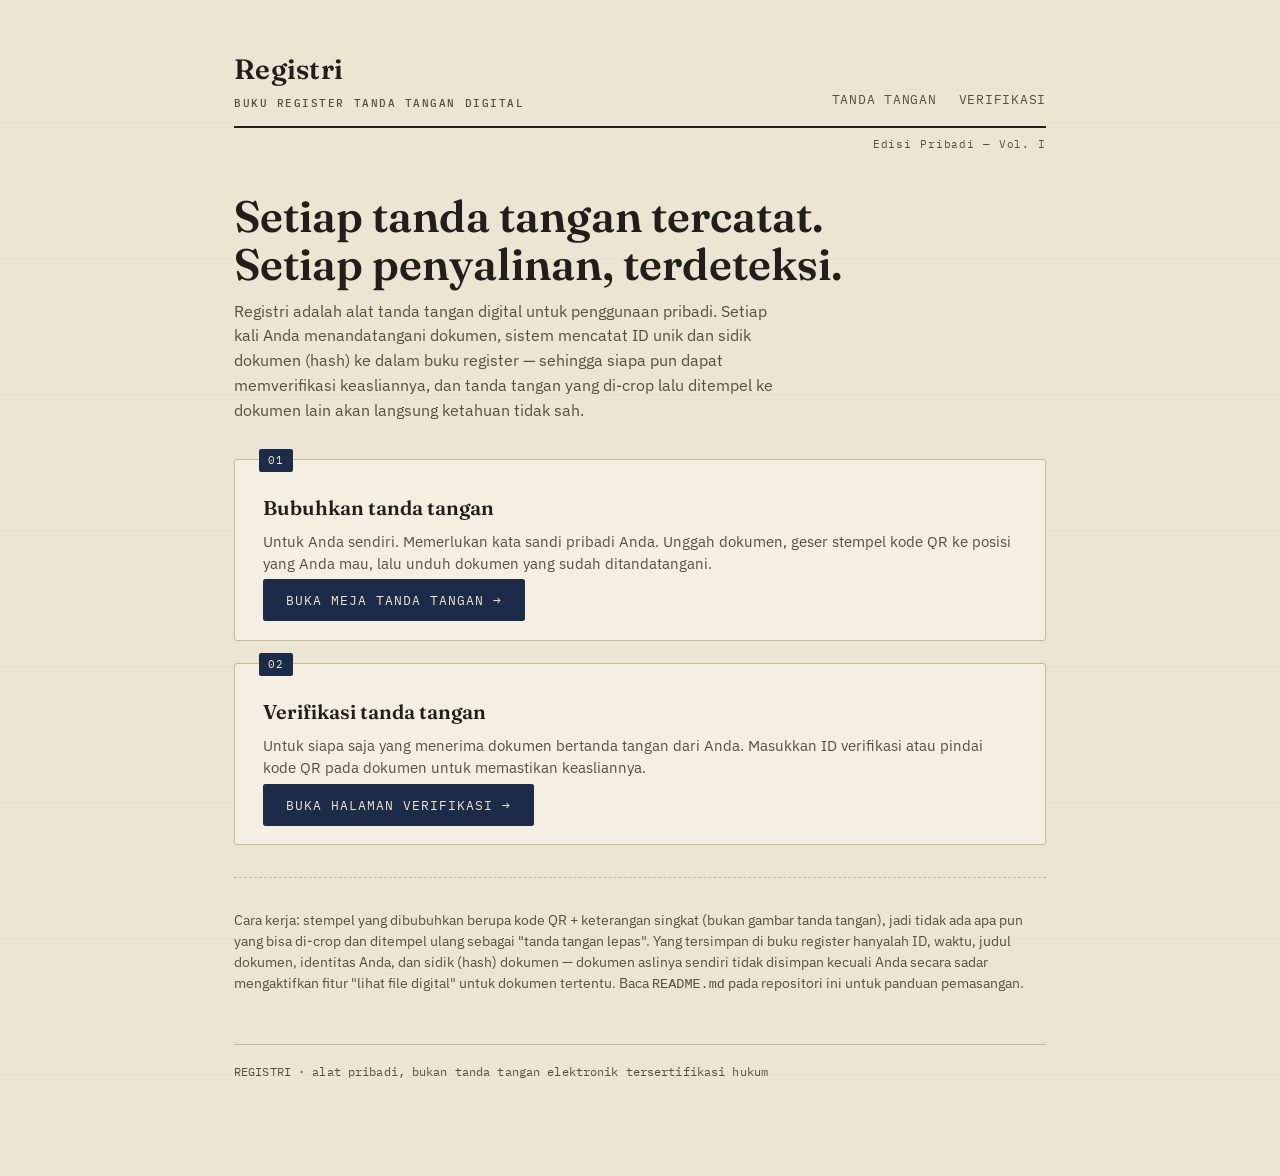
<file: index.html>
<!doctype html>
<html lang="id">
<head>
<meta charset="utf-8">
<meta name="viewport" content="width=device-width, initial-scale=1">
<title>Registri — Sistem Tanda Tangan Digital Pribadi</title>
<link rel="stylesheet" href="assets/style.css">
</head>
<body>
<div class="wrap">

  <header class="masthead">
    <div class="brand">Registri<small>buku register tanda tangan digital</small></div>
    <nav>
      <a href="sign.html">Tanda Tangan</a>
      <a href="verify.html">Verifikasi</a>
    </nav>
  </header>
  <div class="folio">Edisi Pribadi — Vol. I</div>

  <h1 class="title">Setiap tanda tangan tercatat.<br>Setiap penyalinan, terdeteksi.</h1>
  <p class="lede">
    Registri adalah alat tanda tangan digital untuk penggunaan pribadi. Setiap kali Anda
    menandatangani dokumen, sistem mencatat ID unik dan sidik dokumen (hash) ke dalam
    buku register — sehingga siapa pun dapat memverifikasi keasliannya, dan tanda tangan
    yang di-crop lalu ditempel ke dokumen lain akan langsung ketahuan tidak sah.
  </p>

  <div class="card" data-index="01">
    <h2>Bubuhkan tanda tangan</h2>
    <p>Untuk Anda sendiri. Memerlukan kata sandi pribadi Anda. Unggah dokumen, geser
      stempel kode QR ke posisi yang Anda mau, lalu unduh dokumen yang sudah ditandatangani.</p>
    <p style="margin-top:14px"><a class="btn" href="sign.html" style="text-decoration:none">Buka meja tanda tangan →</a></p>
  </div>

  <div class="card" data-index="02">
    <h2>Verifikasi tanda tangan</h2>
    <p>Untuk siapa saja yang menerima dokumen bertanda tangan dari Anda. Masukkan ID
      verifikasi atau pindai kode QR pada dokumen untuk memastikan keasliannya.</p>
    <p style="margin-top:14px"><a class="btn secondary" href="verify.html" style="text-decoration:none">Buka halaman verifikasi →</a></p>
  </div>

  <hr class="divider">

  <p style="font-size:13.5px;color:var(--ink-soft)">
    Cara kerja: stempel yang dibubuhkan berupa kode QR + keterangan singkat (bukan gambar
    tanda tangan), jadi tidak ada apa pun yang bisa di-crop dan ditempel ulang sebagai
    "tanda tangan lepas". Yang tersimpan di buku register hanyalah ID, waktu, judul
    dokumen, identitas Anda, dan sidik (hash) dokumen — dokumen aslinya sendiri tidak
    disimpan kecuali Anda secara sadar mengaktifkan fitur "lihat file digital" untuk
    dokumen tertentu. Baca <code>README.md</code> pada repositori ini untuk panduan
    pemasangan.
  </p>

  <div class="foot-note">REGISTRI · alat pribadi, bukan tanda tangan elektronik tersertifikasi hukum</div>
</div>
</body>
</html>
</file>
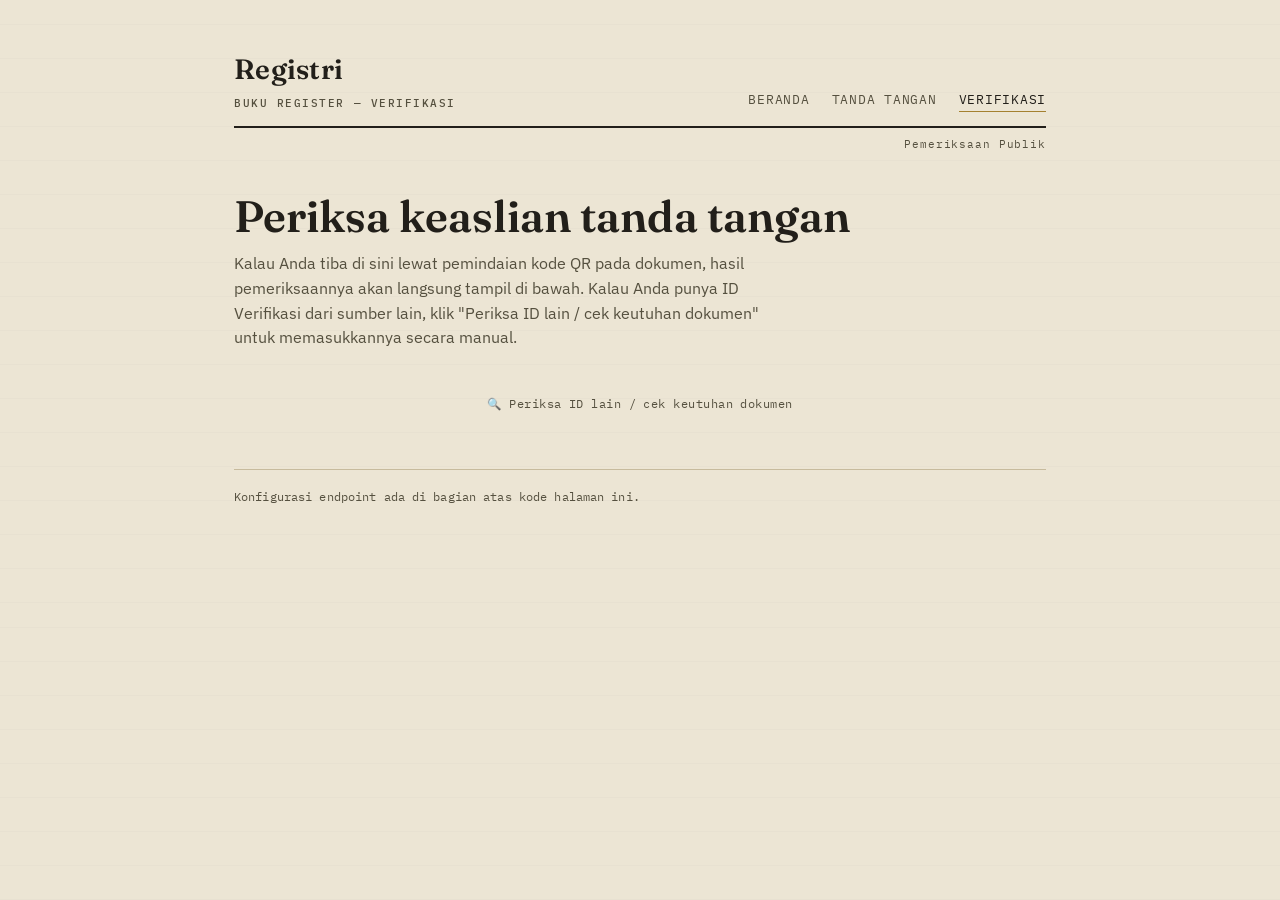
<file: verify.html>
<!doctype html>
<html lang="id">
<head>
<meta charset="utf-8">
<meta name="viewport" content="width=device-width, initial-scale=1">
<title>Verifikasi — Registri</title>
<link rel="stylesheet" href="assets/style.css">
</head>
<body>
<div class="wrap">

  <header class="masthead">
    <div class="brand">Registri<small>buku register — verifikasi</small></div>
    <nav id="mainNav">
      <a href="index.html">Beranda</a>
      <a href="sign.html">Tanda Tangan</a>
      <a href="verify.html" class="active">Verifikasi</a>
    </nav>
  </header>
  <div class="folio" id="folioLabel">Pemeriksaan Publik</div>

  <h1 class="title" id="pageTitle">Periksa keaslian tanda tangan</h1>
  <p class="lede" id="pageLede">
    Kalau Anda tiba di sini lewat pemindaian kode QR pada dokumen, hasil pemeriksaannya
    akan langsung tampil di bawah. Kalau Anda punya ID Verifikasi dari sumber lain,
    klik "Periksa ID lain / cek keutuhan dokumen" untuk memasukkannya secara manual.
  </p>

  <div id="resultZone"></div>

  <button id="manualToggle" class="text-toggle" style="display:none">🔍 Periksa ID lain / cek keutuhan dokumen</button>

  <div id="manualSection" style="display:none">
    <div class="card" data-index="?">
      <h2>ID Verifikasi</h2>
      <input type="text" id="idInput" placeholder="Contoh: 7f3a9c2e-1b4d-4e2a-9c11-...">
      <button id="checkBtn" style="margin-top:16px;width:100%">Periksa</button>
    </div>

    <div class="card" data-index="⎘">
      <h2>Cek keutuhan dokumen (opsional)</h2>
      <p style="margin-bottom:12px">
        Nilai hash sudah tertera otomatis di hasil pemeriksaan di atas — kalau Anda mau
        membandingkannya sendiri secara manual (mis. pakai tool <span class="mono">sha256sum</span>
        di komputer Anda), silakan. Atau, biar lebih mudah, unggah saja PDF-nya di sini dan
        biarkan peramban Anda menghitung dan membandingkan otomatis.
      </p>
      <input type="file" id="docFile" accept="application/pdf" style="display:none">
      <div class="dropzone" id="docDrop"><strong>Klik untuk memilih file PDF</strong><br>atau seret file ke sini</div>
      <div id="docCheckResult" style="margin-top:12px"></div>
    </div>

    <p style="font-size:13px;color:var(--ink-soft)">
      Perhatian: judul dokumen yang tertera hanyalah label teks — bisa saja seseorang membuat
      dokumen lain dengan judul serupa. Bukti keaslian yang sebenarnya adalah <strong>hasil
      cek keutuhan dokumen</strong> di atas: jika sidik dokumen yang Anda unggah cocok dengan
      yang tercatat, dokumen itu dipastikan belum diubah dan tanda tangannya memang untuk
      dokumen ini — bukan hasil crop-tempel dari dokumen lain. Kalau tidak cocok, anggap
      tanda tangan tersebut tidak sah, meskipun ID-nya sendiri valid.
    </p>
  </div>

  <div class="foot-note" id="footNote">Konfigurasi endpoint ada di bagian atas kode halaman ini.</div>
</div>

<script>
const CONFIG = { APPS_SCRIPT_URL: "https://script.google.com/macros/s/AKfycbzXy5OSQrhxofkyxf0VRTxfF2HbosEH7FcbRZIUEIerhMbyEbnjHDwKxNRTUl7JqS4/exec" };
const $ = (id) => document.getElementById(id);
let lastRecord = null; // hasil pengecekan ID terakhir, dipakai untuk cek keutuhan dokumen

const params = new URLSearchParams(location.search);
const cameFromQR = !!params.get('id');

// Selalu mulai dengan kartu ID/cek-keutuhan tersembunyi — tombol "🔍" di bawah
// kartu hasil yang membukanya, baik datang dari scan QR maupun kunjungan manual.
$('manualToggle').style.display = 'block';
$('manualToggle').addEventListener('click', () => {
  $('manualSection').style.display = 'block';
  $('manualToggle').style.display = 'none';
});

if (cameFromQR) {
  // Datang dari scan QR: sembunyikan menu navigasi & teks pembuka, supaya yang
  // tampil murni fokus ke kartu biodata penanda tangan.
  $('mainNav').style.display = 'none';
  $('folioLabel').style.display = 'none';
  $('pageTitle').style.display = 'none';
  $('pageLede').style.display = 'none';
}

function renderSeal(kind, word, sub){
  return `<div class="seal ${kind}"><div class="s-word">${word}</div><div class="s-sub">${sub}</div></div>`;
}

async function sha256(bytes){
  const digest = await crypto.subtle.digest('SHA-256', bytes);
  return Array.from(new Uint8Array(digest)).map(b => b.toString(16).padStart(2,'0')).join('');
}

async function doCheck(id){
  const zone = $('resultZone');
  $('docCheckResult').innerHTML = '';
  lastRecord = null;
  zone.innerHTML = `<div class="banner info">Memeriksa buku register…</div>`;
  if (CONFIG.APPS_SCRIPT_URL.startsWith('PASTE_')) {
    zone.innerHTML = `<div class="banner err">CONFIG.APPS_SCRIPT_URL belum diisi — lihat README.md.</div>`;
    return;
  }
  try {
    const url = `${CONFIG.APPS_SCRIPT_URL}?action=verify&id=${encodeURIComponent(id)}`;
    const res = await fetch(url);
    const data = await res.json();

    if (!data.found) {
      zone.innerHTML = `
        <div class="card" data-index="✕">
          ${renderSeal('invalid', 'TIDAK DITEMUKAN', 'bukan entri terdaftar')}
          <p style="text-align:center;margin-top:16px">ID ini tidak ada dalam buku register. Jangan percayai tanda tangan ini.</p>
        </div>`;
      return;
    }

    lastRecord = data;
    const isValid = data.status === 'Valid';
    zone.innerHTML = `
      <div class="card" data-index="${isValid ? '✓' : '✕'}">
        ${renderSeal(isValid ? 'valid' : 'invalid', isValid ? 'TERCATAT SAH' : 'DICABUT', isValid ? 'entri terverifikasi' : 'tidak berlaku lagi')}
        <table style="width:100%;margin-top:22px;font-size:14px;border-collapse:collapse">
          ${data.signerName ? `<tr><td style="color:var(--ink-soft);padding:6px 0;width:40%">Nama :</td><td><strong>${data.signerName}</strong></td></tr>` : ''}
          ${data.signerOrg ? `<tr><td style="color:var(--ink-soft);padding:6px 0">Instansi :</td><td>${data.signerOrg}</td></tr>` : ''}
          ${data.reason ? `<tr><td style="color:var(--ink-soft);padding:6px 0">Jabatan :</td><td>${data.reason}</td></tr>` : ''}
          <tr><td style="color:var(--ink-soft);padding:6px 0">Judul dokumen :</td><td>${data.documentTitle}</td></tr>
          <tr><td style="color:var(--ink-soft);padding:6px 0">Ditandatangani :</td><td class="mono">${data.timestamp}</td></tr>
          <tr><td style="color:var(--ink-soft);padding:6px 0">Status :</td><td><span class="pill ${isValid ? 'valid' : 'invalid'}">${data.status}</span></td></tr>
          ${data.finalHash ? `<tr><td style="color:var(--ink-soft);padding:6px 0;vertical-align:top">Hash (SHA-256) :</td><td class="mono" style="font-size:11px;word-break:break-all;color:var(--maroon)">${data.finalHash}</td></tr>` : ''}
        </table>
        ${data.hasDocument ? `
          <button id="toggleDocBtn" class="secondary" style="margin-top:18px;width:100%">📄 Lihat file digital</button>
          <div id="docFrameWrap" style="display:none;margin-top:14px;border:1px solid var(--line);border-radius:var(--radius);overflow:hidden">
            <iframe id="docFrame" style="width:100%;height:520px;border:0" allow="autoplay"></iframe>
          </div>
        ` : ''}
      </div>`;

    if (data.hasDocument) {
      const btn = $('toggleDocBtn');
      const frameWrap = $('docFrameWrap');
      const frame = $('docFrame');
      let open = false;
      btn.addEventListener('click', () => {
        open = !open;
        if (open) {
          frame.src = data.fileUrl;
          frameWrap.style.display = 'block';
          btn.textContent = '▲ Tutup file digital';
        } else {
          frame.src = '';
          frameWrap.style.display = 'none';
          btn.textContent = '📄 Lihat file digital';
        }
      });
    }
  } catch (err) {
    zone.innerHTML = `<div class="banner err">Gagal memeriksa: ${err.message}</div>`;
  }
}

$('checkBtn').addEventListener('click', () => {
  const id = $('idInput').value.trim();
  if (id) doCheck(id);
});
$('idInput').addEventListener('keydown', (e) => { if (e.key === 'Enter') $('checkBtn').click(); });

function setupDrop(dropId, fileId, onFile){
  const drop = $(dropId), input = $(fileId);
  drop.addEventListener('click', () => input.click());
  drop.addEventListener('dragover', e => { e.preventDefault(); drop.classList.add('drag'); });
  drop.addEventListener('dragleave', () => drop.classList.remove('drag'));
  drop.addEventListener('drop', e => {
    e.preventDefault(); drop.classList.remove('drag');
    if (e.dataTransfer.files[0]) { input.files = e.dataTransfer.files; onFile(e.dataTransfer.files[0]); }
  });
  input.addEventListener('change', () => { if (input.files[0]) onFile(input.files[0]); });
}

setupDrop('docDrop', 'docFile', async (file) => {
  const out = $('docCheckResult');
  if (!lastRecord) {
    out.innerHTML = `<div class="banner err">Periksa ID Verifikasi-nya dulu (kotak di atas) sebelum mengunggah dokumen.</div>`;
    return;
  }
  out.innerHTML = `<div class="banner info">Menghitung sidik dokumen…</div>`;
  const bytes = new Uint8Array(await file.arrayBuffer());
  const hash = await sha256(bytes);

  if (!lastRecord.finalHash) {
    out.innerHTML = `<div class="banner err">Entri ini belum punya sidik dokumen tercatat (mungkin belum selesai diproses saat ditandatangani), jadi tidak bisa dibandingkan secara otomatis.</div>`;
    return;
  }

  if (hash === lastRecord.finalHash) {
    out.innerHTML = `<div class="banner ok"><strong>✓ Cocok.</strong> Dokumen ini identik dengan yang tercatat saat ditandatangani — belum diubah sedikit pun, dan tanda tangannya sah untuk dokumen ini.</div>`;
  } else {
    out.innerHTML = `<div class="banner err"><strong>✕ TIDAK COCOK.</strong> Sidik dokumen ini berbeda dari yang tercatat. Ini bisa berarti dokumen sudah diubah setelah ditandatangani, atau tanda tangan/QR ini sebenarnya berasal dari dokumen lain yang ditempelkan ke sini. Jangan anggap dokumen ini sah.</div>`;
  }
});

// Jika dibuka lewat kode QR: verify.html?id=xxxx
if (cameFromQR) {
  $('idInput').value = params.get('id');
  doCheck(params.get('id'));
}
</script>
</body>
</html>
</file>
<file: assets/style.css>
/* ============================================================
   REGISTRI — token sistem desain
   Konsep: buku register/ledger notaris. Kertas hangat, tinta
   navy, aksen segel kuningan (sah) & tinta merah (ditolak/batal).
   ============================================================ */

@import url('https://fonts.googleapis.com/css2?family=Fraunces:opsz,wght@9..144,400;9..144,500;9..144,600;9..144,700&family=IBM+Plex+Sans:wght@400;500;600&family=IBM+Plex+Mono:wght@400;500;600&display=swap');

:root{
  --paper:      #ece5d4;
  --paper-2:    #e2d9c3;
  --ink:        #221f1a;
  --ink-soft:   #55503f;
  --navy:       #1c2b47;
  --navy-2:     #2a3d61;
  --brass:      #a4802f;
  --brass-soft: #d8c78f;
  --maroon:     #8a2e33;
  --line:       #c7bb9d;

  --display: 'Fraunces', serif;
  --body:    'IBM Plex Sans', sans-serif;
  --mono:    'IBM Plex Mono', monospace;

  --radius: 3px;
}

*{ box-sizing: border-box; }

html{ -webkit-font-smoothing: antialiased; }

body{
  margin: 0;
  background:
    repeating-linear-gradient(0deg, rgba(0,0,0,0.015) 0px, rgba(0,0,0,0.015) 1px, transparent 1px, transparent 34px),
    var(--paper);
  color: var(--ink);
  font-family: var(--body);
  line-height: 1.55;
}

a{ color: var(--navy); }

.wrap{
  max-width: 860px;
  margin: 0 auto;
  padding: 48px 24px 96px;
}

/* ---- header / masthead ---- */
.masthead{
  display: flex;
  align-items: flex-end;
  justify-content: space-between;
  border-bottom: 2px solid var(--ink);
  padding-bottom: 14px;
  margin-bottom: 8px;
  gap: 16px;
  flex-wrap: wrap;
}
.masthead .brand{
  font-family: var(--display);
  font-weight: 600;
  font-size: 28px;
  letter-spacing: 0.01em;
}
.masthead .brand small{
  display:block;
  font-family: var(--mono);
  font-size: 11px;
  letter-spacing: 0.14em;
  text-transform: uppercase;
  color: var(--ink-soft);
  font-weight: 500;
  margin-top: 4px;
}
.masthead nav{
  display: flex;
  gap: 22px;
  font-family: var(--mono);
  font-size: 12.5px;
  letter-spacing: 0.06em;
  text-transform: uppercase;
}
.masthead nav a{
  text-decoration: none;
  color: var(--ink-soft);
  border-bottom: 1px solid transparent;
  padding-bottom: 2px;
}
.masthead nav a:hover, .masthead nav a.active{
  color: var(--ink);
  border-bottom-color: var(--brass);
}
.folio{
  font-family: var(--mono);
  font-size: 11px;
  color: var(--ink-soft);
  text-align: right;
  letter-spacing: 0.08em;
  margin-bottom: 40px;
}

h1.title{
  font-family: var(--display);
  font-weight: 600;
  font-size: clamp(30px, 4.4vw, 44px);
  line-height: 1.08;
  margin: 0 0 10px;
}
.lede{
  font-size: 16px;
  color: var(--ink-soft);
  max-width: 56ch;
  margin: 0 0 36px;
}

/* ---- ledger card ---- */
.card{
  background: #f4efe2;
  border: 1px solid var(--line);
  border-radius: var(--radius);
  padding: 28px;
  margin-bottom: 22px;
  position: relative;
}
.card::before{
  content: attr(data-index);
  position: absolute;
  top: -11px;
  left: 24px;
  background: var(--navy);
  color: var(--paper);
  font-family: var(--mono);
  font-size: 11px;
  letter-spacing: 0.1em;
  padding: 3px 9px;
  border-radius: 2px;
}
.card h2{
  font-family: var(--display);
  font-size: 20px;
  font-weight: 600;
  margin: 4px 0 8px;
}
.card p{ color: var(--ink-soft); font-size: 14.5px; margin: 0; }

/* ---- form elements ---- */
label{
  display:block;
  font-family: var(--mono);
  font-size: 11.5px;
  letter-spacing: 0.08em;
  text-transform: uppercase;
  color: var(--ink-soft);
  margin: 18px 0 6px;
}
label:first-of-type{ margin-top: 0; }
input[type="text"], input[type="password"], textarea, select{
  width: 100%;
  font-family: var(--body);
  font-size: 14.5px;
  padding: 11px 12px;
  border: 1px solid var(--line);
  background: #fbf8f1;
  border-radius: var(--radius);
  color: var(--ink);
}
input:focus, textarea:focus, select:focus{
  outline: 2px solid var(--navy-2);
  outline-offset: 1px;
}
.dropzone{
  border: 1.5px dashed var(--line);
  border-radius: var(--radius);
  padding: 26px 16px;
  text-align: center;
  font-size: 13.5px;
  color: var(--ink-soft);
  background: #fbf8f1;
  cursor: pointer;
  transition: border-color .15s, background .15s;
}
.dropzone:hover, .dropzone.drag{
  border-color: var(--brass);
  background: #f7f0dc;
}
.dropzone strong{ color: var(--ink); }

button, .btn{
  font-family: var(--mono);
  font-size: 12.5px;
  letter-spacing: 0.08em;
  text-transform: uppercase;
  padding: 12px 22px;
  border-radius: var(--radius);
  border: 1px solid var(--navy);
  background: var(--navy);
  color: var(--paper);
  cursor: pointer;
  transition: transform .1s, background .15s;
}
button:hover{ background: var(--navy-2); }
button:active{ transform: translateY(1px); }
button:disabled{ opacity: 0.45; cursor: not-allowed; }
button.secondary{
  background: transparent;
  color: var(--ink);
  border-color: var(--line);
}
button.secondary:hover{ border-color: var(--ink); background: transparent; }

/* ---- seal / stamp ---- */
.seal{
  width: 108px; height: 108px;
  border-radius: 50%;
  display: flex; align-items:center; justify-content:center;
  flex-direction: column;
  border: 3px solid currentColor;
  font-family: var(--mono);
  text-align: center;
  position: relative;
  margin: 0 auto;
}
.seal::after{
  content:'';
  position: absolute;
  inset: 7px;
  border: 1px solid currentColor;
  border-radius: 50%;
  opacity: 0.55;
}
.seal .s-word{ font-size: 12px; letter-spacing: 0.14em; font-weight: 600; }
.seal .s-sub{ font-size: 8.5px; letter-spacing: 0.08em; margin-top: 3px; opacity: 0.8; }
.seal.valid{ color: var(--brass); }
.seal.invalid{ color: var(--maroon); }
.seal.pending{ color: var(--ink-soft); }

/* ---- status banner ---- */
.banner{
  border-radius: var(--radius);
  padding: 18px 20px;
  font-size: 14px;
  border: 1px solid var(--line);
  display: flex;
  gap: 16px;
  align-items: flex-start;
}
.banner.ok{ background: #eef2e6; border-color: #9db07f; }
.banner.err{ background: #f6e9e7; border-color: var(--maroon); }
.banner.info{ background: #eaeef4; border-color: var(--navy-2); }

.mono{ font-family: var(--mono); }
.hash{
  font-family: var(--mono);
  font-size: 12px;
  word-break: break-all;
  background: #f4efe2;
  border: 1px solid var(--line);
  padding: 8px 10px;
  border-radius: var(--radius);
  color: var(--ink-soft);
}

.divider{
  border: none;
  border-top: 1px dashed var(--line);
  margin: 32px 0;
}

.foot-note{
  font-size: 12px;
  color: var(--ink-soft);
  margin-top: 48px;
  padding-top: 18px;
  border-top: 1px solid var(--line);
  font-family: var(--mono);
  letter-spacing: 0.01em;
}

.pill{
  display:inline-block;
  font-family: var(--mono);
  font-size: 10.5px;
  letter-spacing: 0.08em;
  text-transform: uppercase;
  padding: 3px 9px;
  border-radius: 20px;
  border: 1px solid currentColor;
}
.pill.valid{ color: var(--brass); }
.pill.invalid{ color: var(--maroon); }

.text-toggle{
  display: block;
  width: 100%;
  background: none;
  border: none;
  color: var(--ink-soft);
  font-family: var(--mono);
  font-size: 11.5px;
  letter-spacing: 0.04em;
  text-transform: none;
  text-align: center;
  padding: 10px 0;
  cursor: pointer;
}
.text-toggle:hover{ color: var(--ink); text-decoration: underline; background: none; }

@media (max-width: 560px){
  .masthead{ flex-direction: column; align-items: flex-start; }
}
</file>
